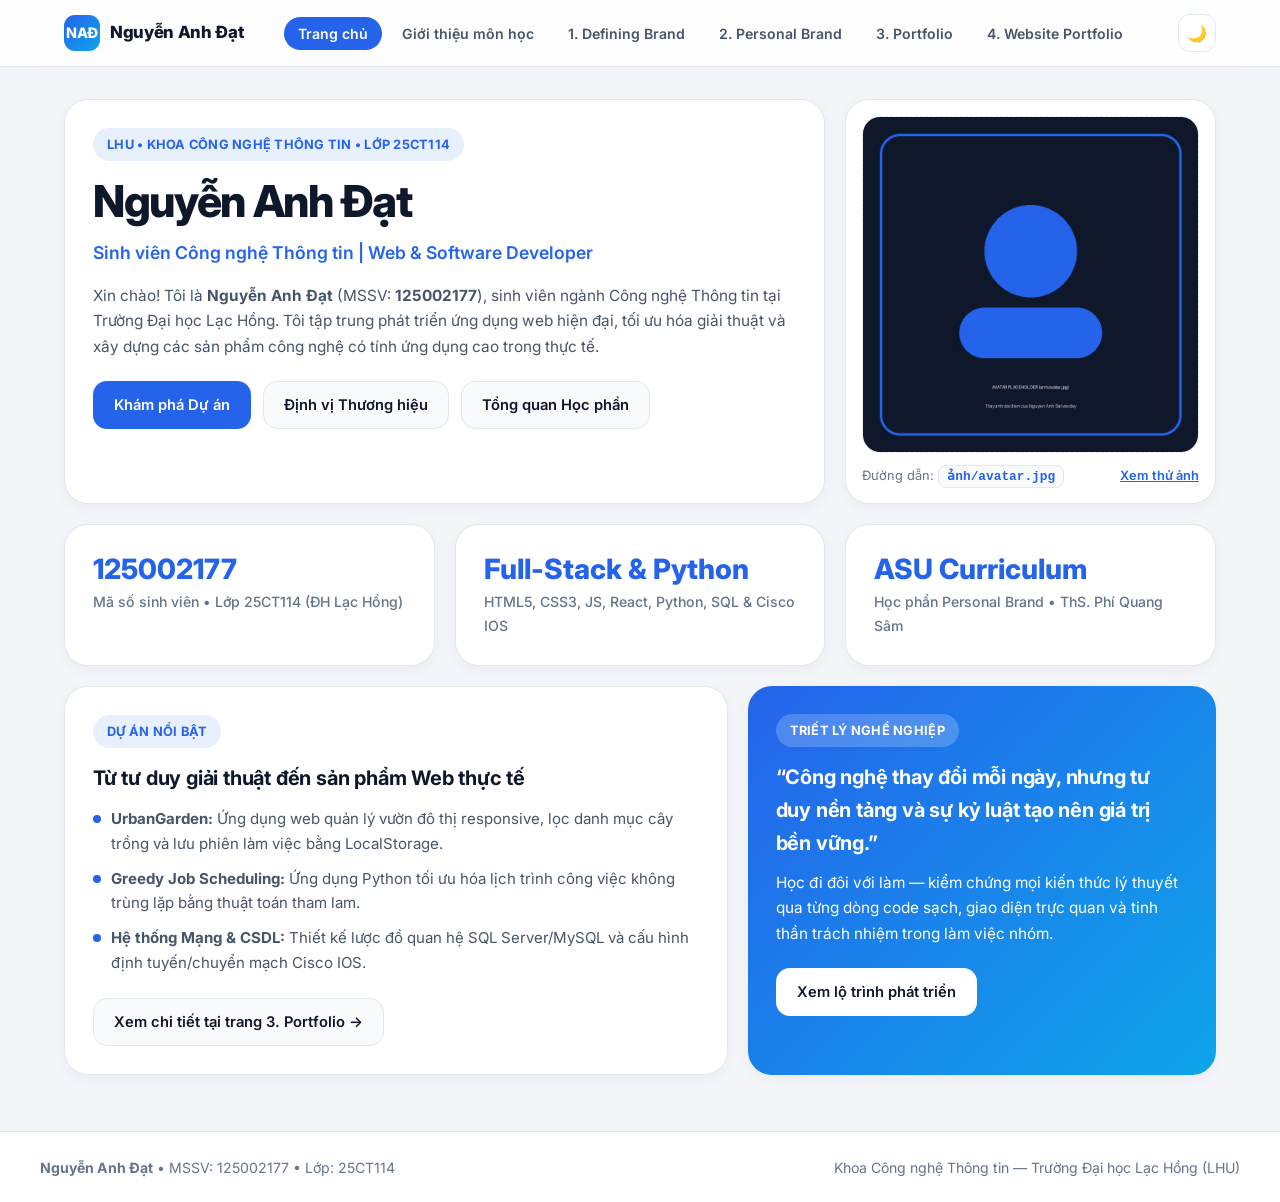
<file: index.html>
<!DOCTYPE html>
<html lang="vi">
<head>
  <meta charset="UTF-8" />
  <meta name="viewport" content="width=device-width, initial-scale=1.0" />
  <title>Trang chủ | Nguyễn Anh Đạt - Bento Portfolio</title>
  <link rel="preconnect" href="https://fonts.googleapis.com" />
  <link rel="preconnect" href="https://fonts.gstatic.com" crossorigin />
  <link href="https://fonts.googleapis.com/css2?family=Inter:wght@400;500;600;700;800&display=swap" rel="stylesheet" />
  <link rel="stylesheet" href="style.css" />
</head>
<body>
  <header class="navbar">
    <div class="nav-container">
      <a href="index.html" class="brand-logo">
        <span class="brand-badge">NAĐ</span>
        <span>Nguyễn Anh Đạt</span>
      </a>

      <ul class="nav-links" id="navLinks">
        <li><a href="index.html">Trang chủ</a></li>
        <li><a href="coursework.html">Giới thiệu môn học</a></li>
        <li><a href="defining-brand.html">1. Defining Brand</a></li>
        <li><a href="personal-brand.html">2. Personal Brand</a></li>
        <li><a href="portfolio.html">3. Portfolio</a></li>
        <li><a href="website-portfolio.html">4. Website Portfolio</a></li>
      </ul>

      <div class="nav-actions">
        <button id="themeToggle" class="icon-btn" title="Chuyển chế độ Sáng/Tối" aria-label="Toggle theme">🌙</button>
        <button id="mobileMenuBtn" class="icon-btn mobile-toggle" title="Mở menu" aria-label="Menu">☰</button>
      </div>
    </div>
  </header>

  <main class="main-wrapper">
    <div class="bento-grid">
      <!-- Hero Intro Card -->
      <section class="bento-card span-8">
        <span class="pill-tag">LHU • KHOA CÔNG NGHỆ THÔNG TIN • LỚP 25CT114</span>
        <h1 class="hero-title">Nguyễn Anh Đạt</h1>
        <p class="hero-subtitle">Sinh viên Công nghệ Thông tin | Web &amp; Software Developer</p>
        <p class="card-text">
          Xin chào! Tôi là <strong>Nguyễn Anh Đạt</strong> (MSSV: <strong>125002177</strong>), sinh viên ngành Công nghệ Thông tin tại Trường Đại học Lạc Hồng. Tôi tập trung phát triển ứng dụng web hiện đại, tối ưu hóa giải thuật và xây dựng các sản phẩm công nghệ có tính ứng dụng cao trong thực tế.
        </p>
        <div class="btn-group">
          <a href="portfolio.html" class="btn btn-primary">Khám phá Dự án</a>
          <a href="defining-brand.html" class="btn btn-outline">Định vị Thương hiệu</a>
          <a href="coursework.html" class="btn btn-outline">Tổng quan Học phần</a>
        </div>
      </section>

      <!-- Avatar Image Card (ảnh/avatar.jpg) -->
      <aside class="bento-card media-card span-4">
        <div class="photo-frame">
          <img id="avatarPreview" src="ảnh/avatar.jpg" alt="Ảnh đại diện Nguyễn Anh Đạt" />
        </div>
        <div class="photo-meta">
          <span>Đường dẫn: <code>ảnh/avatar.jpg</code></span>
          <label class="upload-preview-label">
            Xem thử ảnh
            <input type="file" accept="image/*" class="local-img-input" data-target="avatarPreview" hidden />
          </label>
        </div>
      </aside>

      <!-- Quick Info Cards -->
      <div class="bento-card span-4">
        <div class="stat-number">125002177</div>
        <div class="stat-label">Mã số sinh viên • Lớp 25CT114 (ĐH Lạc Hồng)</div>
      </div>

      <div class="bento-card span-4">
        <div class="stat-number">Full-Stack &amp; Python</div>
        <div class="stat-label">HTML5, CSS3, JS, React, Python, SQL &amp; Cisco IOS</div>
      </div>

      <div class="bento-card span-4">
        <div class="stat-number">ASU Curriculum</div>
        <div class="stat-label">Học phần Personal Brand • ThS. Phí Quang Sâm</div>
      </div>

      <!-- Featured Projects Summary -->
      <section class="bento-card span-7">
        <span class="pill-tag">DỰ ÁN NỔI BẬT</span>
        <h2 class="card-title">Từ tư duy giải thuật đến sản phẩm Web thực tế</h2>
        <ul class="feature-list">
          <li><span class="feature-dot"></span><span><strong>UrbanGarden:</strong> Ứng dụng web quản lý vườn đô thị responsive, lọc danh mục cây trồng và lưu phiên làm việc bằng LocalStorage.</span></li>
          <li><span class="feature-dot"></span><span><strong>Greedy Job Scheduling:</strong> Ứng dụng Python tối ưu hóa lịch trình công việc không trùng lặp bằng thuật toán tham lam.</span></li>
          <li><span class="feature-dot"></span><span><strong>Hệ thống Mạng &amp; CSDL:</strong> Thiết kế lược đồ quan hệ SQL Server/MySQL và cấu hình định tuyến/chuyển mạch Cisco IOS.</span></li>
        </ul>
        <div class="btn-group">
          <a href="portfolio.html" class="btn btn-outline">Xem chi tiết tại trang 3. Portfolio →</a>
        </div>
      </section>

      <!-- Motto / Philosophy Highlight -->
      <section class="bento-card quote-box span-5">
        <span class="pill-tag" style="background: rgba(255,255,255,0.2); color: #fff;">TRIẾT LÝ NGHỀ NGHIỆP</span>
        <h2 class="card-title">“Công nghệ thay đổi mỗi ngày, nhưng tư duy nền tảng và sự kỷ luật tạo nên giá trị bền vững.”</h2>
        <p class="card-text">
          Học đi đôi với làm — kiểm chứng mọi kiến thức lý thuyết qua từng dòng code sạch, giao diện trực quan và tinh thần trách nhiệm trong làm việc nhóm.
        </p>
        <div class="btn-group">
          <a href="personal-brand.html" class="btn" style="background: #fff; color: #0f172a;">Xem lộ trình phát triển</a>
        </div>
      </section>
    </div>
  </main>

  <footer class="site-footer">
    <div class="footer-container">
      <div><strong>Nguyễn Anh Đạt</strong> • MSSV: 125002177 • Lớp: 25CT114</div>
      <div>Khoa Công nghệ Thông tin — Trường Đại học Lạc Hồng (LHU)</div>
    </div>
  </footer>

  <script src="script.js"></script>
</body>
</html>
</file>
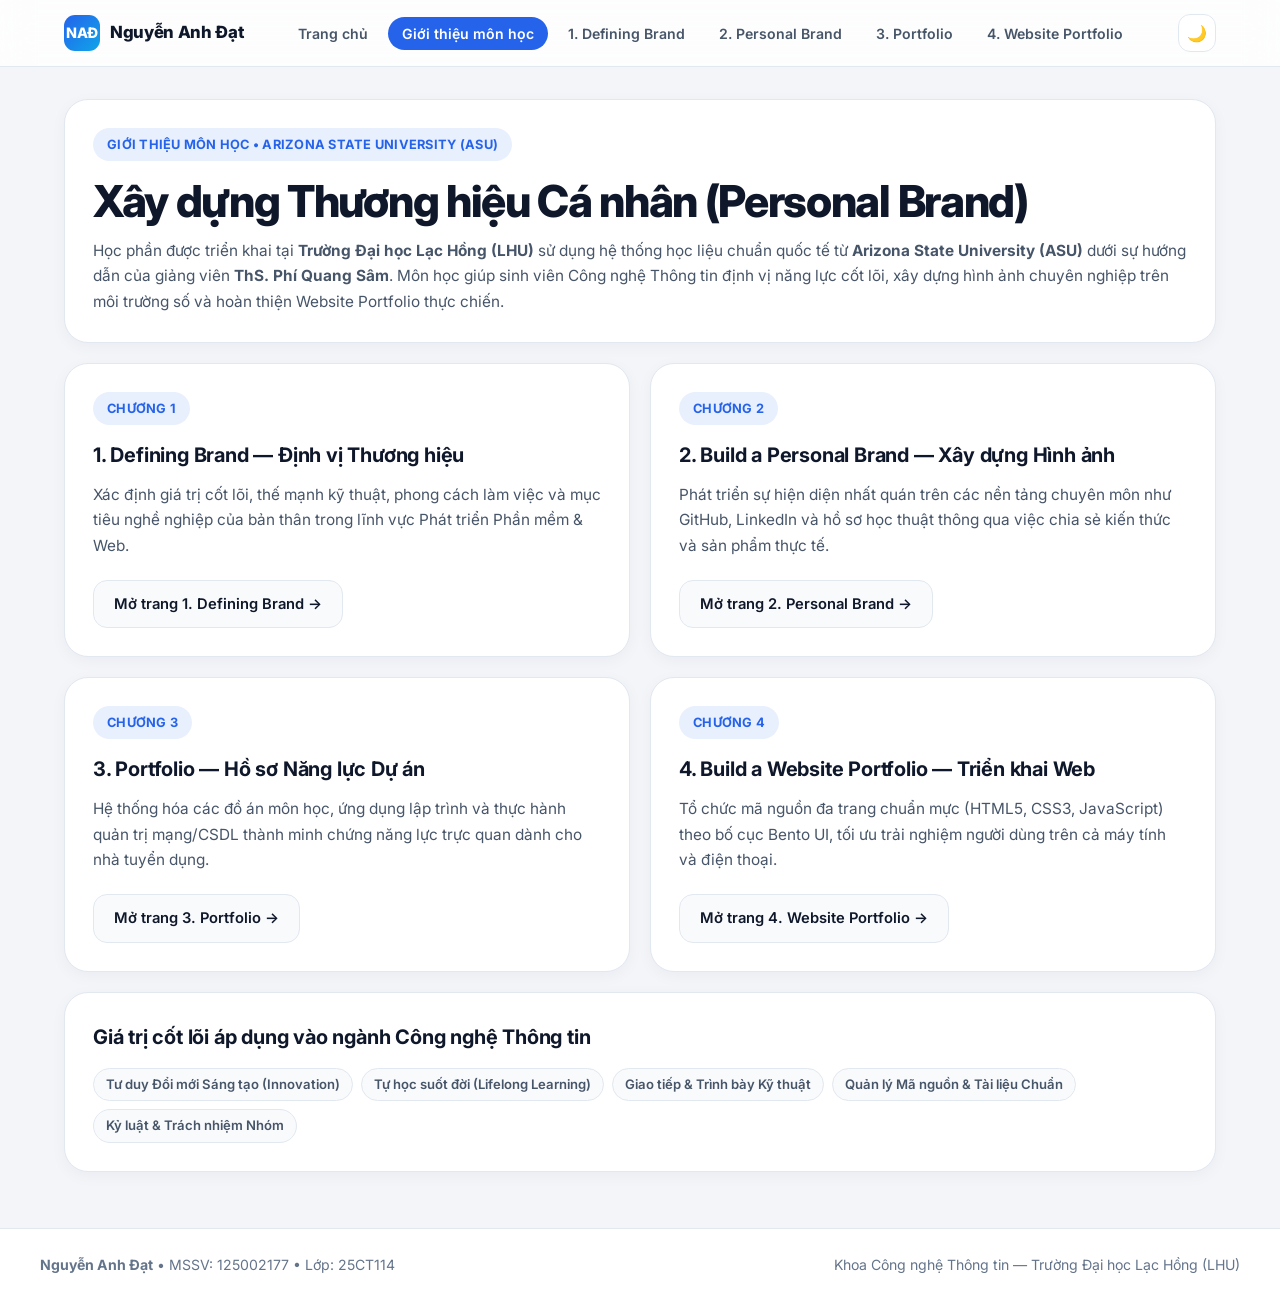
<file: coursework.html>
<!DOCTYPE html>
<html lang="vi">
<head>
  <meta charset="UTF-8" />
  <meta name="viewport" content="width=device-width, initial-scale=1.0" />
  <title>Giới thiệu môn học | Nguyễn Anh Đạt - Bento Portfolio</title>
  <link rel="preconnect" href="https://fonts.googleapis.com" />
  <link rel="preconnect" href="https://fonts.gstatic.com" crossorigin />
  <link href="https://fonts.googleapis.com/css2?family=Inter:wght@400;500;600;700;800&display=swap" rel="stylesheet" />
  <link rel="stylesheet" href="style.css" />
</head>
<body>
  <header class="navbar">
    <div class="nav-container">
      <a href="index.html" class="brand-logo">
        <span class="brand-badge">NAĐ</span>
        <span>Nguyễn Anh Đạt</span>
      </a>

      <ul class="nav-links" id="navLinks">
        <li><a href="index.html">Trang chủ</a></li>
        <li><a href="coursework.html">Giới thiệu môn học</a></li>
        <li><a href="defining-brand.html">1. Defining Brand</a></li>
        <li><a href="personal-brand.html">2. Personal Brand</a></li>
        <li><a href="portfolio.html">3. Portfolio</a></li>
        <li><a href="website-portfolio.html">4. Website Portfolio</a></li>
      </ul>

      <div class="nav-actions">
        <button id="themeToggle" class="icon-btn" title="Chuyển chế độ Sáng/Tối" aria-label="Toggle theme">🌙</button>
        <button id="mobileMenuBtn" class="icon-btn mobile-toggle" title="Mở menu" aria-label="Menu">☰</button>
      </div>
    </div>
  </header>

  <main class="main-wrapper">
    <div class="bento-grid">
      <section class="bento-card span-12">
        <span class="pill-tag">GIỚI THIỆU MÔN HỌC • ARIZONA STATE UNIVERSITY (ASU)</span>
        <h1 class="hero-title">Xây dựng Thương hiệu Cá nhân (Personal Brand)</h1>
        <p class="card-text">
          Học phần được triển khai tại <strong>Trường Đại học Lạc Hồng (LHU)</strong> sử dụng hệ thống học liệu chuẩn quốc tế từ <strong>Arizona State University (ASU)</strong> dưới sự hướng dẫn của giảng viên <strong>ThS. Phí Quang Sâm</strong>. Môn học giúp sinh viên Công nghệ Thông tin định vị năng lực cốt lõi, xây dựng hình ảnh chuyên nghiệp trên môi trường số và hoàn thiện Website Portfolio thực chiến.
        </p>
      </section>

      <article class="bento-card span-6">
        <span class="pill-tag">CHƯƠNG 1</span>
        <h2 class="card-title">1. Defining Brand — Định vị Thương hiệu</h2>
        <p class="card-text">
          Xác định giá trị cốt lõi, thế mạnh kỹ thuật, phong cách làm việc và mục tiêu nghề nghiệp của bản thân trong lĩnh vực Phát triển Phần mềm &amp; Web.
        </p>
        <div class="btn-group">
          <a href="defining-brand.html" class="btn btn-outline">Mở trang 1. Defining Brand →</a>
        </div>
      </article>

      <article class="bento-card span-6">
        <span class="pill-tag">CHƯƠNG 2</span>
        <h2 class="card-title">2. Build a Personal Brand — Xây dựng Hình ảnh</h2>
        <p class="card-text">
          Phát triển sự hiện diện nhất quán trên các nền tảng chuyên môn như GitHub, LinkedIn và hồ sơ học thuật thông qua việc chia sẻ kiến thức và sản phẩm thực tế.
        </p>
        <div class="btn-group">
          <a href="personal-brand.html" class="btn btn-outline">Mở trang 2. Personal Brand →</a>
        </div>
      </article>

      <article class="bento-card span-6">
        <span class="pill-tag">CHƯƠNG 3</span>
        <h2 class="card-title">3. Portfolio — Hồ sơ Năng lực Dự án</h2>
        <p class="card-text">
          Hệ thống hóa các đồ án môn học, ứng dụng lập trình và thực hành quản trị mạng/CSDL thành minh chứng năng lực trực quan dành cho nhà tuyển dụng.
        </p>
        <div class="btn-group">
          <a href="portfolio.html" class="btn btn-outline">Mở trang 3. Portfolio →</a>
        </div>
      </article>

      <article class="bento-card span-6">
        <span class="pill-tag">CHƯƠNG 4</span>
        <h2 class="card-title">4. Build a Website Portfolio — Triển khai Web</h2>
        <p class="card-text">
          Tổ chức mã nguồn đa trang chuẩn mực (HTML5, CSS3, JavaScript) theo bố cục Bento UI, tối ưu trải nghiệm người dùng trên cả máy tính và điện thoại.
        </p>
        <div class="btn-group">
          <a href="website-portfolio.html" class="btn btn-outline">Mở trang 4. Website Portfolio →</a>
        </div>
      </article>

      <section class="bento-card span-12">
        <h2 class="card-title">Giá trị cốt lõi áp dụng vào ngành Công nghệ Thông tin</h2>
        <div class="chip-list">
          <span class="chip">Tư duy Đổi mới Sáng tạo (Innovation)</span>
          <span class="chip">Tự học suốt đời (Lifelong Learning)</span>
          <span class="chip">Giao tiếp &amp; Trình bày Kỹ thuật</span>
          <span class="chip">Quản lý Mã nguồn &amp; Tài liệu Chuẩn</span>
          <span class="chip">Kỷ luật &amp; Trách nhiệm Nhóm</span>
        </div>
      </section>
    </div>
  </main>

  <footer class="site-footer">
    <div class="footer-container">
      <div><strong>Nguyễn Anh Đạt</strong> • MSSV: 125002177 • Lớp: 25CT114</div>
      <div>Khoa Công nghệ Thông tin — Trường Đại học Lạc Hồng (LHU)</div>
    </div>
  </footer>

  <script src="script.js"></script>
</body>
</html>
</file>
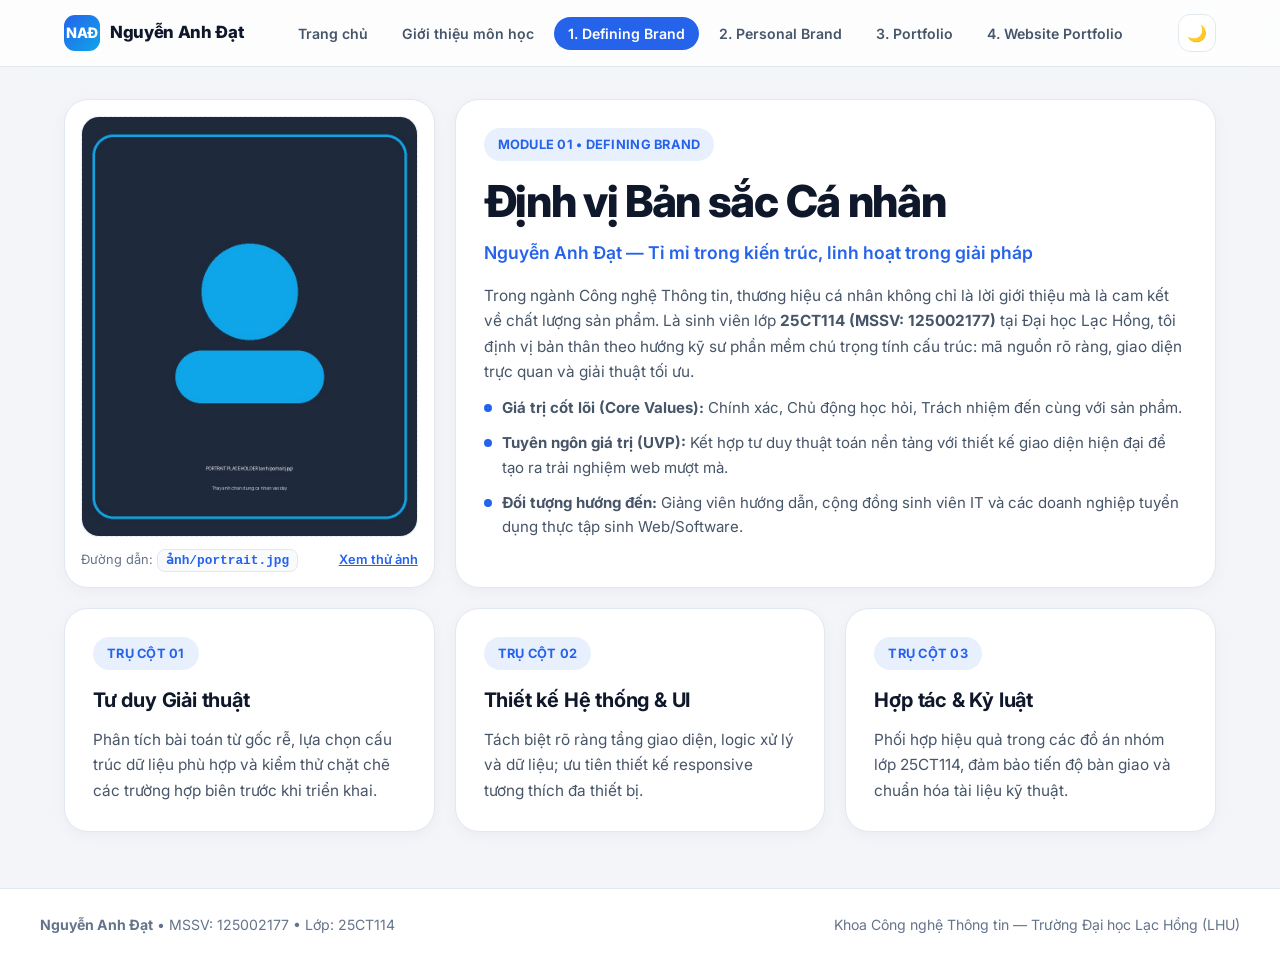
<file: defining-brand.html>
<!DOCTYPE html>
<html lang="vi">
<head>
  <meta charset="UTF-8" />
  <meta name="viewport" content="width=device-width, initial-scale=1.0" />
  <title>1. Defining Brand | Nguyễn Anh Đạt - Bento Portfolio</title>
  <link rel="preconnect" href="https://fonts.googleapis.com" />
  <link rel="preconnect" href="https://fonts.gstatic.com" crossorigin />
  <link href="https://fonts.googleapis.com/css2?family=Inter:wght@400;500;600;700;800&display=swap" rel="stylesheet" />
  <link rel="stylesheet" href="style.css" />
</head>
<body>
  <header class="navbar">
    <div class="nav-container">
      <a href="index.html" class="brand-logo">
        <span class="brand-badge">NAĐ</span>
        <span>Nguyễn Anh Đạt</span>
      </a>

      <ul class="nav-links" id="navLinks">
        <li><a href="index.html">Trang chủ</a></li>
        <li><a href="coursework.html">Giới thiệu môn học</a></li>
        <li><a href="defining-brand.html">1. Defining Brand</a></li>
        <li><a href="personal-brand.html">2. Personal Brand</a></li>
        <li><a href="portfolio.html">3. Portfolio</a></li>
        <li><a href="website-portfolio.html">4. Website Portfolio</a></li>
      </ul>

      <div class="nav-actions">
        <button id="themeToggle" class="icon-btn" title="Chuyển chế độ Sáng/Tối" aria-label="Toggle theme">🌙</button>
        <button id="mobileMenuBtn" class="icon-btn mobile-toggle" title="Mở menu" aria-label="Menu">☰</button>
      </div>
    </div>
  </header>

  <main class="main-wrapper">
    <div class="bento-grid">
      <!-- Portrait Image Card (ảnh/portrait.jpg) -->
      <aside class="bento-card media-card span-4">
        <div class="photo-frame portrait-ratio">
          <img id="portraitPreview" src="ảnh/portrait.jpg" alt="Ảnh chân dung Nguyễn Anh Đạt" />
        </div>
        <div class="photo-meta">
          <span>Đường dẫn: <code>ảnh/portrait.jpg</code></span>
          <label class="upload-preview-label">
            Xem thử ảnh
            <input type="file" accept="image/*" class="local-img-input" data-target="portraitPreview" hidden />
          </label>
        </div>
      </aside>

      <!-- Brand Positioning Card -->
      <section class="bento-card span-8">
        <span class="pill-tag">MODULE 01 • DEFINING BRAND</span>
        <h1 class="hero-title">Định vị Bản sắc Cá nhân</h1>
        <p class="hero-subtitle">Nguyễn Anh Đạt — Tỉ mỉ trong kiến trúc, linh hoạt trong giải pháp</p>
        <p class="card-text">
          Trong ngành Công nghệ Thông tin, thương hiệu cá nhân không chỉ là lời giới thiệu mà là cam kết về chất lượng sản phẩm. Là sinh viên lớp <strong>25CT114 (MSSV: 125002177)</strong> tại Đại học Lạc Hồng, tôi định vị bản thân theo hướng kỹ sư phần mềm chú trọng tính cấu trúc: mã nguồn rõ ràng, giao diện trực quan và giải thuật tối ưu.
        </p>
        <ul class="feature-list">
          <li><span class="feature-dot"></span><span><strong>Giá trị cốt lõi (Core Values):</strong> Chính xác, Chủ động học hỏi, Trách nhiệm đến cùng với sản phẩm.</span></li>
          <li><span class="feature-dot"></span><span><strong>Tuyên ngôn giá trị (UVP):</strong> Kết hợp tư duy thuật toán nền tảng với thiết kế giao diện hiện đại để tạo ra trải nghiệm web mượt mà.</span></li>
          <li><span class="feature-dot"></span><span><strong>Đối tượng hướng đến:</strong> Giảng viên hướng dẫn, cộng đồng sinh viên IT và các doanh nghiệp tuyển dụng thực tập sinh Web/Software.</span></li>
        </ul>
      </section>

      <!-- 3 Pillars -->
      <div class="bento-card span-4">
        <span class="pill-tag">TRỤ CỘT 01</span>
        <h2 class="card-title">Tư duy Giải thuật</h2>
        <p class="card-text">
          Phân tích bài toán từ gốc rễ, lựa chọn cấu trúc dữ liệu phù hợp và kiểm thử chặt chẽ các trường hợp biên trước khi triển khai.
        </p>
      </div>

      <div class="bento-card span-4">
        <span class="pill-tag">TRỤ CỘT 02</span>
        <h2 class="card-title">Thiết kế Hệ thống &amp; UI</h2>
        <p class="card-text">
          Tách biệt rõ ràng tầng giao diện, logic xử lý và dữ liệu; ưu tiên thiết kế responsive tương thích đa thiết bị.
        </p>
      </div>

      <div class="bento-card span-4">
        <span class="pill-tag">TRỤ CỘT 03</span>
        <h2 class="card-title">Hợp tác &amp; Kỷ luật</h2>
        <p class="card-text">
          Phối hợp hiệu quả trong các đồ án nhóm lớp 25CT114, đảm bảo tiến độ bàn giao và chuẩn hóa tài liệu kỹ thuật.
        </p>
      </div>
    </div>
  </main>

  <footer class="site-footer">
    <div class="footer-container">
      <div><strong>Nguyễn Anh Đạt</strong> • MSSV: 125002177 • Lớp: 25CT114</div>
      <div>Khoa Công nghệ Thông tin — Trường Đại học Lạc Hồng (LHU)</div>
    </div>
  </footer>

  <script src="script.js"></script>
</body>
</html>
</file>
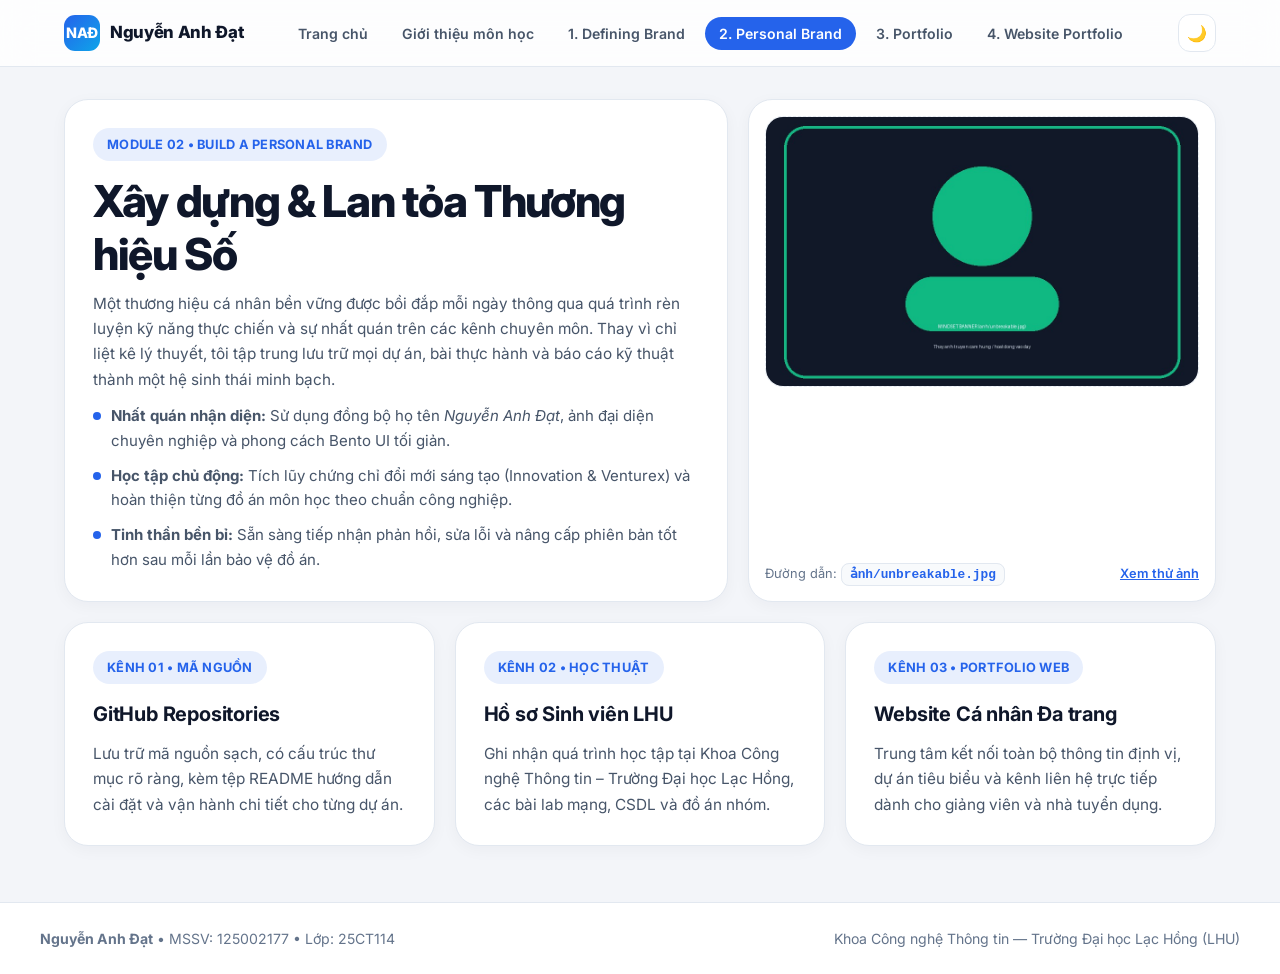
<file: personal-brand.html>
<!DOCTYPE html>
<html lang="vi">
<head>
  <meta charset="UTF-8" />
  <meta name="viewport" content="width=device-width, initial-scale=1.0" />
  <title>2. Build a Personal Brand | Nguyễn Anh Đạt - Bento Portfolio</title>
  <link rel="preconnect" href="https://fonts.googleapis.com" />
  <link rel="preconnect" href="https://fonts.gstatic.com" crossorigin />
  <link href="https://fonts.googleapis.com/css2?family=Inter:wght@400;500;600;700;800&display=swap" rel="stylesheet" />
  <link rel="stylesheet" href="style.css" />
</head>
<body>
  <header class="navbar">
    <div class="nav-container">
      <a href="index.html" class="brand-logo">
        <span class="brand-badge">NAĐ</span>
        <span>Nguyễn Anh Đạt</span>
      </a>

      <ul class="nav-links" id="navLinks">
        <li><a href="index.html">Trang chủ</a></li>
        <li><a href="coursework.html">Giới thiệu môn học</a></li>
        <li><a href="defining-brand.html">1. Defining Brand</a></li>
        <li><a href="personal-brand.html">2. Personal Brand</a></li>
        <li><a href="portfolio.html">3. Portfolio</a></li>
        <li><a href="website-portfolio.html">4. Website Portfolio</a></li>
      </ul>

      <div class="nav-actions">
        <button id="themeToggle" class="icon-btn" title="Chuyển chế độ Sáng/Tối" aria-label="Toggle theme">🌙</button>
        <button id="mobileMenuBtn" class="icon-btn mobile-toggle" title="Mở menu" aria-label="Menu">☰</button>
      </div>
    </div>
  </header>

  <main class="main-wrapper">
    <div class="bento-grid">
      <section class="bento-card span-7">
        <span class="pill-tag">MODULE 02 • BUILD A PERSONAL BRAND</span>
        <h1 class="hero-title">Xây dựng &amp; Lan tỏa Thương hiệu Số</h1>
        <p class="card-text">
          Một thương hiệu cá nhân bền vững được bồi đắp mỗi ngày thông qua quá trình rèn luyện kỹ năng thực chiến và sự nhất quán trên các kênh chuyên môn. Thay vì chỉ liệt kê lý thuyết, tôi tập trung lưu trữ mọi dự án, bài thực hành và báo cáo kỹ thuật thành một hệ sinh thái minh bạch.
        </p>
        <ul class="feature-list">
          <li><span class="feature-dot"></span><span><strong>Nhất quán nhận diện:</strong> Sử dụng đồng bộ họ tên <em>Nguyễn Anh Đạt</em>, ảnh đại diện chuyên nghiệp và phong cách Bento UI tối giản.</span></li>
          <li><span class="feature-dot"></span><span><strong>Học tập chủ động:</strong> Tích lũy chứng chỉ đổi mới sáng tạo (Innovation &amp; Venturex) và hoàn thiện từng đồ án môn học theo chuẩn công nghiệp.</span></li>
          <li><span class="feature-dot"></span><span><strong>Tinh thần bền bỉ:</strong> Sẵn sàng tiếp nhận phản hồi, sửa lỗi và nâng cấp phiên bản tốt hơn sau mỗi lần bảo vệ đồ án.</span></li>
        </ul>
      </section>

      <!-- Mindset / Unbreakable Image Card (ảnh/unbreakable.jpg) -->
      <aside class="bento-card media-card span-5">
        <div class="photo-frame landscape-ratio">
          <img id="unbreakablePreview" src="ảnh/unbreakable.jpg" alt="Tinh thần bền bỉ Nguyễn Anh Đạt" />
        </div>
        <div class="photo-meta">
          <span>Đường dẫn: <code>ảnh/unbreakable.jpg</code></span>
          <label class="upload-preview-label">
            Xem thử ảnh
            <input type="file" accept="image/*" class="local-img-input" data-target="unbreakablePreview" hidden />
          </label>
        </div>
      </aside>

      <!-- Digital Ecosystem Channels -->
      <div class="bento-card span-4">
        <span class="pill-tag">KÊNH 01 • MÃ NGUỒN</span>
        <h2 class="card-title">GitHub Repositories</h2>
        <p class="card-text">
          Lưu trữ mã nguồn sạch, có cấu trúc thư mục rõ ràng, kèm tệp README hướng dẫn cài đặt và vận hành chi tiết cho từng dự án.
        </p>
      </div>

      <div class="bento-card span-4">
        <span class="pill-tag">KÊNH 02 • HỌC THUẬT</span>
        <h2 class="card-title">Hồ sơ Sinh viên LHU</h2>
        <p class="card-text">
          Ghi nhận quá trình học tập tại Khoa Công nghệ Thông tin – Trường Đại học Lạc Hồng, các bài lab mạng, CSDL và đồ án nhóm.
        </p>
      </div>

      <div class="bento-card span-4">
        <span class="pill-tag">KÊNH 03 • PORTFOLIO WEB</span>
        <h2 class="card-title">Website Cá nhân Đa trang</h2>
        <p class="card-text">
          Trung tâm kết nối toàn bộ thông tin định vị, dự án tiêu biểu và kênh liên hệ trực tiếp dành cho giảng viên và nhà tuyển dụng.
        </p>
      </div>
    </div>
  </main>

  <footer class="site-footer">
    <div class="footer-container">
      <div><strong>Nguyễn Anh Đạt</strong> • MSSV: 125002177 • Lớp: 25CT114</div>
      <div>Khoa Công nghệ Thông tin — Trường Đại học Lạc Hồng (LHU)</div>
    </div>
  </footer>

  <script src="script.js"></script>
</body>
</html>
</file>
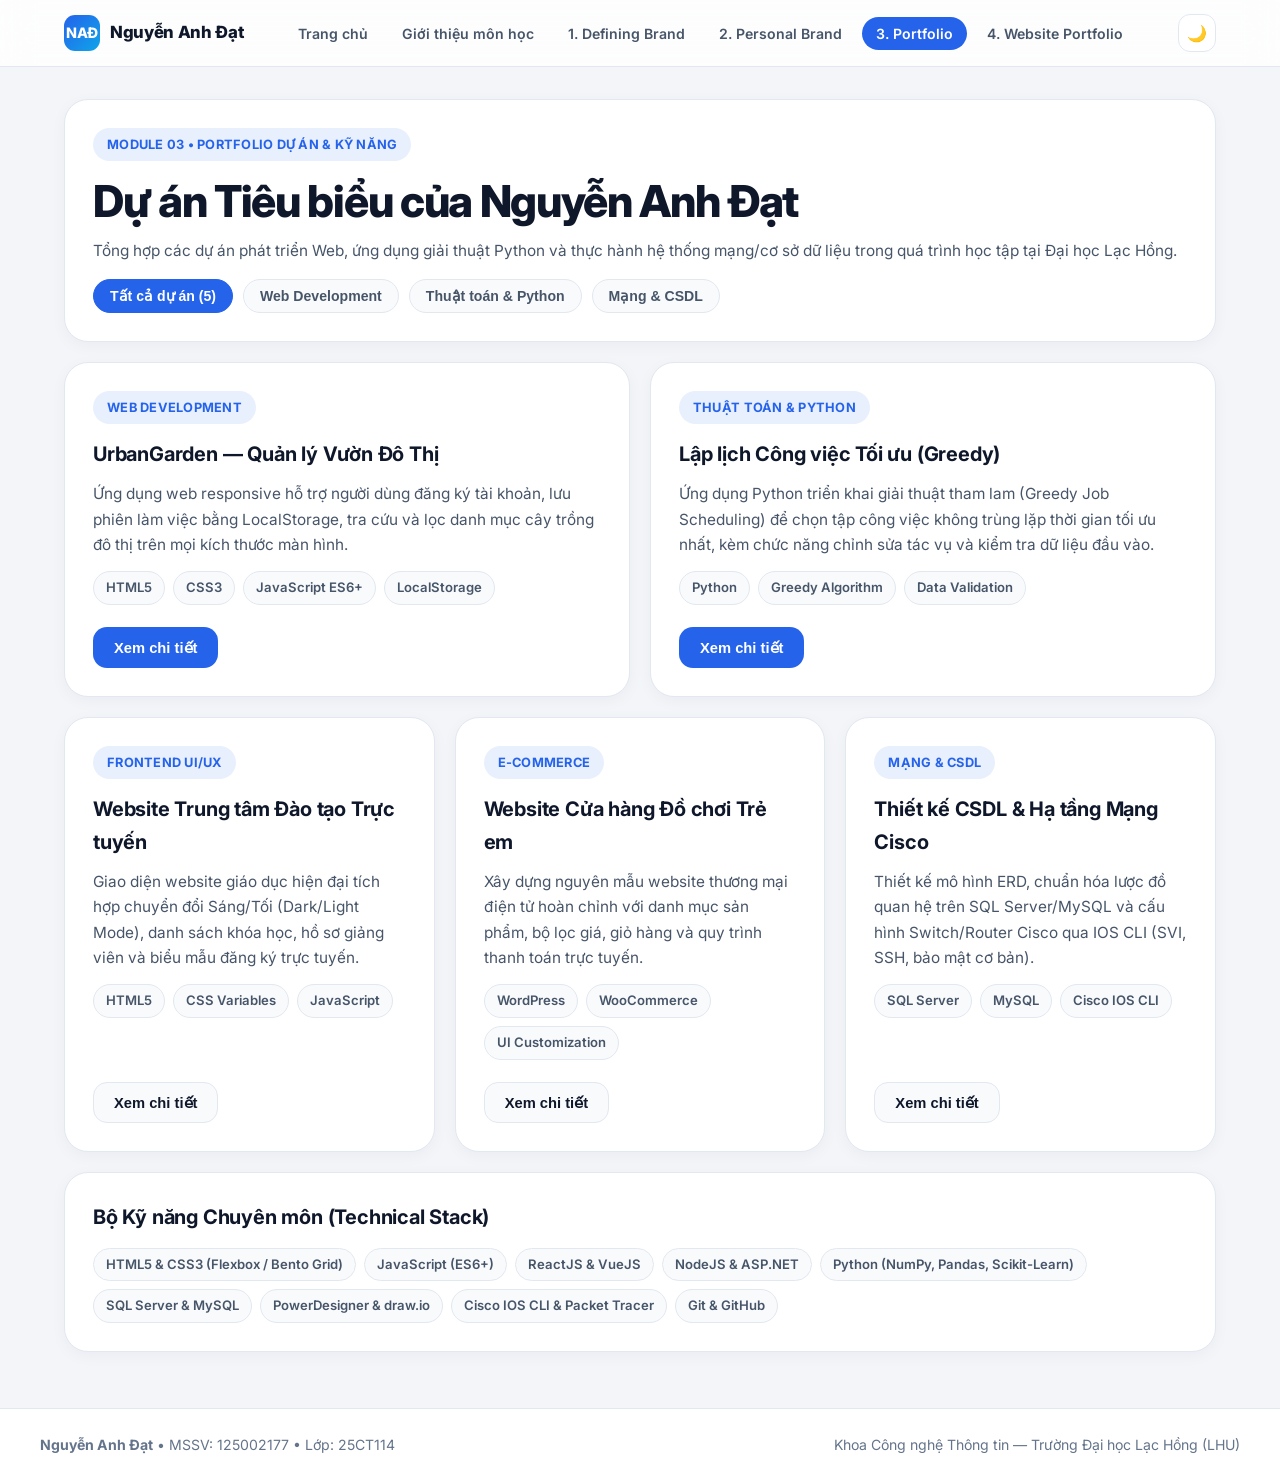
<file: portfolio.html>
<!DOCTYPE html>
<html lang="vi">
<head>
  <meta charset="UTF-8" />
  <meta name="viewport" content="width=device-width, initial-scale=1.0" />
  <title>3. Portfolio | Nguyễn Anh Đạt - Bento Portfolio</title>
  <link rel="preconnect" href="https://fonts.googleapis.com" />
  <link rel="preconnect" href="https://fonts.gstatic.com" crossorigin />
  <link href="https://fonts.googleapis.com/css2?family=Inter:wght@400;500;600;700;800&display=swap" rel="stylesheet" />
  <link rel="stylesheet" href="style.css" />
</head>
<body>
  <header class="navbar">
    <div class="nav-container">
      <a href="index.html" class="brand-logo">
        <span class="brand-badge">NAĐ</span>
        <span>Nguyễn Anh Đạt</span>
      </a>

      <ul class="nav-links" id="navLinks">
        <li><a href="index.html">Trang chủ</a></li>
        <li><a href="coursework.html">Giới thiệu môn học</a></li>
        <li><a href="defining-brand.html">1. Defining Brand</a></li>
        <li><a href="personal-brand.html">2. Personal Brand</a></li>
        <li><a href="portfolio.html">3. Portfolio</a></li>
        <li><a href="website-portfolio.html">4. Website Portfolio</a></li>
      </ul>

      <div class="nav-actions">
        <button id="themeToggle" class="icon-btn" title="Chuyển chế độ Sáng/Tối" aria-label="Toggle theme">🌙</button>
        <button id="mobileMenuBtn" class="icon-btn mobile-toggle" title="Mở menu" aria-label="Menu">☰</button>
      </div>
    </div>
  </header>

  <main class="main-wrapper">
    <div class="bento-grid">
      <section class="bento-card span-12">
        <span class="pill-tag">MODULE 03 • PORTFOLIO DỰ ÁN &amp; KỸ NĂNG</span>
        <h1 class="hero-title">Dự án Tiêu biểu của Nguyễn Anh Đạt</h1>
        <p class="card-text">
          Tổng hợp các dự án phát triển Web, ứng dụng giải thuật Python và thực hành hệ thống mạng/cơ sở dữ liệu trong quá trình học tập tại Đại học Lạc Hồng.
        </p>
        <div class="filter-bar">
          <button class="filter-btn active" data-filter="all">Tất cả dự án (5)</button>
          <button class="filter-btn" data-filter="web">Web Development</button>
          <button class="filter-btn" data-filter="algorithm">Thuật toán &amp; Python</button>
          <button class="filter-btn" data-filter="network">Mạng &amp; CSDL</button>
        </div>
      </section>

      <!-- Project 1 -->
      <article class="bento-card project-card span-6" data-category="web">
        <div>
          <span class="pill-tag">WEB DEVELOPMENT</span>
          <h2 class="card-title">UrbanGarden — Quản lý Vườn Đô Thị</h2>
          <p class="card-text">
            Ứng dụng web responsive hỗ trợ người dùng đăng ký tài khoản, lưu phiên làm việc bằng LocalStorage, tra cứu và lọc danh mục cây trồng đô thị trên mọi kích thước màn hình.
          </p>
          <div class="chip-list">
            <span class="chip">HTML5</span>
            <span class="chip">CSS3</span>
            <span class="chip">JavaScript ES6+</span>
            <span class="chip">LocalStorage</span>
          </div>
        </div>
        <div class="btn-group">
          <button class="btn btn-primary open-modal-btn"
            data-title="UrbanGarden — Ứng dụng Web Quản lý Vườn Đô Thị"
            data-category-label="Web Development • Responsive UI"
            data-desc="Xây dựng giao diện quản lý không gian xanh đô thị với kiến trúc tách biệt HTML/CSS/JS, tích hợp xác thực người dùng phía client qua LocalStorage, hộp thoại thông báo trạng thái tùy chỉnh và bộ lọc cây trồng trực quan."
            data-tech="HTML5, CSS3, JavaScript ES6+, LocalStorage, Responsive Grid">
            Xem chi tiết
          </button>
        </div>
      </article>

      <!-- Project 2 -->
      <article class="bento-card project-card span-6" data-category="algorithm">
        <div>
          <span class="pill-tag">THUẬT TOÁN &amp; PYTHON</span>
          <h2 class="card-title">Lập lịch Công việc Tối ưu (Greedy)</h2>
          <p class="card-text">
            Ứng dụng Python triển khai giải thuật tham lam (Greedy Job Scheduling) để chọn tập công việc không trùng lặp thời gian tối ưu nhất, kèm chức năng chỉnh sửa tác vụ và kiểm tra dữ liệu đầu vào.
          </p>
          <div class="chip-list">
            <span class="chip">Python</span>
            <span class="chip">Greedy Algorithm</span>
            <span class="chip">Data Validation</span>
          </div>
        </div>
        <div class="btn-group">
          <button class="btn btn-primary open-modal-btn"
            data-title="Ứng dụng Lập lịch Công việc Tối ưu (Greedy Job Scheduling)"
            data-category-label="Cấu trúc Dữ liệu & Giải thuật • Python"
            data-desc="Cài đặt thuật toán sắp xếp theo thời gian kết thúc sớm nhất để tối đa hóa số lượng công việc thực hiện được. Tích hợp giao diện dòng lệnh tương tác cho phép thêm, sửa, xóa công việc và kiểm thử nhiều bộ dữ liệu."
            data-tech="Python 3, Greedy Algorithm, Time Complexity O(n log n), CLI">
            Xem chi tiết
          </button>
        </div>
      </article>

      <!-- Project 3 -->
      <article class="bento-card project-card span-4" data-category="web">
        <div>
          <span class="pill-tag">FRONTEND UI/UX</span>
          <h2 class="card-title">Website Trung tâm Đào tạo Trực tuyến</h2>
          <p class="card-text">
            Giao diện website giáo dục hiện đại tích hợp chuyển đổi Sáng/Tối (Dark/Light Mode), danh sách khóa học, hồ sơ giảng viên và biểu mẫu đăng ký trực tuyến.
          </p>
          <div class="chip-list">
            <span class="chip">HTML5</span>
            <span class="chip">CSS Variables</span>
            <span class="chip">JavaScript</span>
          </div>
        </div>
        <div class="btn-group">
          <button class="btn btn-outline open-modal-btn"
            data-title="Website Trung tâm Đào tạo Trực tuyến"
            data-category-label="Frontend Web • Theme Switching"
            data-desc="Thiết kế trang web giới thiệu trung tâm đào tạo với hệ thống biến CSS hỗ trợ chuyển đổi mượt mà giữa giao diện Sáng và Tối, tối ưu trải nghiệm đọc trên thiết bị di động."
            data-tech="HTML5, CSS3, JavaScript, GitHub">
            Xem chi tiết
          </button>
        </div>
      </article>

      <!-- Project 4 -->
      <article class="bento-card project-card span-4" data-category="web">
        <div>
          <span class="pill-tag">E-COMMERCE</span>
          <h2 class="card-title">Website Cửa hàng Đồ chơi Trẻ em</h2>
          <p class="card-text">
            Xây dựng nguyên mẫu website thương mại điện tử hoàn chỉnh với danh mục sản phẩm, bộ lọc giá, giỏ hàng và quy trình thanh toán trực tuyến.
          </p>
          <div class="chip-list">
            <span class="chip">WordPress</span>
            <span class="chip">WooCommerce</span>
            <span class="chip">UI Customization</span>
          </div>
        </div>
        <div class="btn-group">
          <button class="btn btn-outline open-modal-btn"
            data-title="Website Thương mại Điện tử Cửa hàng Đồ chơi Trẻ em"
            data-category-label="CMS & E-Commerce"
            data-desc="Triển khai hệ thống bán hàng trực tuyến trên nền tảng WordPress và WooCommerce, cấu hình quản lý tồn kho, phân loại độ tuổi sản phẩm và tối ưu giao diện thân thiện với phụ huynh."
            data-tech="WordPress, WooCommerce, PHP, CSS3">
            Xem chi tiết
          </button>
        </div>
      </article>

      <!-- Project 5 -->
      <article class="bento-card project-card span-4" data-category="network">
        <div>
          <span class="pill-tag">MẠNG &amp; CSDL</span>
          <h2 class="card-title">Thiết kế CSDL &amp; Hạ tầng Mạng Cisco</h2>
          <p class="card-text">
            Thiết kế mô hình ERD, chuẩn hóa lược đồ quan hệ trên SQL Server/MySQL và cấu hình Switch/Router Cisco qua IOS CLI (SVI, SSH, bảo mật cơ bản).
          </p>
          <div class="chip-list">
            <span class="chip">SQL Server</span>
            <span class="chip">MySQL</span>
            <span class="chip">Cisco IOS CLI</span>
          </div>
        </div>
        <div class="btn-group">
          <button class="btn btn-outline open-modal-btn"
            data-title="Thiết kế Cơ sở dữ liệu & Cấu hình Mạng Cisco IOS"
            data-category-label="Hệ thống Thông tin & Mạng Máy tính"
            data-desc="Xây dựng sơ đồ thực thể kết hợp (ERD) bằng PowerDesigner/draw.io, viết truy vấn SQL tối ưu và cấu hình VLAN, SVI, mã hóa mật khẩu, truy cập từ xa SSH trên thiết bị Cisco."
            data-tech="SQL Server, MySQL, PowerDesigner, Cisco Packet Tracer, Cisco IOS">
            Xem chi tiết
          </button>
        </div>
      </article>

      <!-- Technical Skills Matrix -->
      <section class="bento-card span-12">
        <h2 class="card-title">Bộ Kỹ năng Chuyên môn (Technical Stack)</h2>
        <div class="chip-list">
          <span class="chip">HTML5 &amp; CSS3 (Flexbox / Bento Grid)</span>
          <span class="chip">JavaScript (ES6+)</span>
          <span class="chip">ReactJS &amp; VueJS</span>
          <span class="chip">NodeJS &amp; ASP.NET</span>
          <span class="chip">Python (NumPy, Pandas, Scikit-Learn)</span>
          <span class="chip">SQL Server &amp; MySQL</span>
          <span class="chip">PowerDesigner &amp; draw.io</span>
          <span class="chip">Cisco IOS CLI &amp; Packet Tracer</span>
          <span class="chip">Git &amp; GitHub</span>
        </div>
      </section>

      <!-- Modal Dialog -->
      <div id="projectModal" class="modal-backdrop" role="dialog" aria-modal="true">
        <div class="modal-box">
          <div class="modal-header">
            <div>
              <span id="modalCategory" class="pill-tag">DỰ ÁN</span>
              <h3 id="modalTitle" class="card-title">Tiêu đề dự án</h3>
            </div>
            <button id="closeModalBtn" class="icon-btn" aria-label="Đóng">✕</button>
          </div>
          <p id="modalDesc" class="card-text"></p>
          <div id="modalTech" class="chip-list"></div>
        </div>
      </div>
    </div>
  </main>

  <footer class="site-footer">
    <div class="footer-container">
      <div><strong>Nguyễn Anh Đạt</strong> • MSSV: 125002177 • Lớp: 25CT114</div>
      <div>Khoa Công nghệ Thông tin — Trường Đại học Lạc Hồng (LHU)</div>
    </div>
  </footer>

  <script src="script.js"></script>
</body>
</html>
</file>
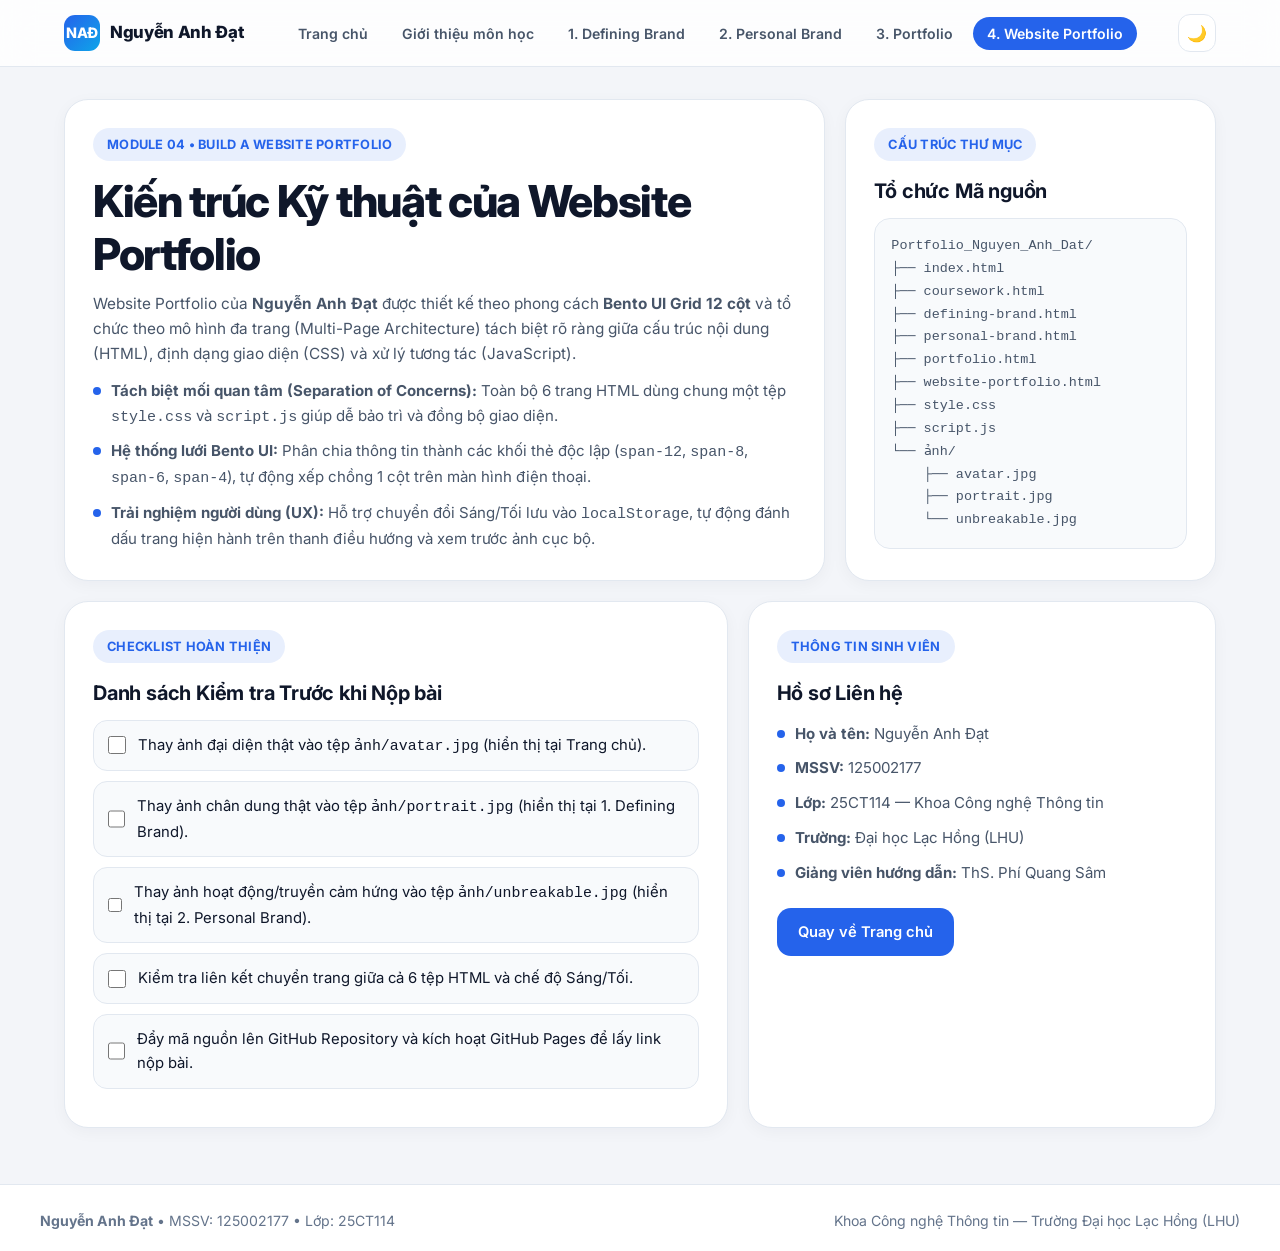
<file: website-portfolio.html>
<!DOCTYPE html>
<html lang="vi">
<head>
  <meta charset="UTF-8" />
  <meta name="viewport" content="width=device-width, initial-scale=1.0" />
  <title>4. Build a Website Portfolio | Nguyễn Anh Đạt - Bento Portfolio</title>
  <link rel="preconnect" href="https://fonts.googleapis.com" />
  <link rel="preconnect" href="https://fonts.gstatic.com" crossorigin />
  <link href="https://fonts.googleapis.com/css2?family=Inter:wght@400;500;600;700;800&display=swap" rel="stylesheet" />
  <link rel="stylesheet" href="style.css" />
</head>
<body>
  <header class="navbar">
    <div class="nav-container">
      <a href="index.html" class="brand-logo">
        <span class="brand-badge">NAĐ</span>
        <span>Nguyễn Anh Đạt</span>
      </a>

      <ul class="nav-links" id="navLinks">
        <li><a href="index.html">Trang chủ</a></li>
        <li><a href="coursework.html">Giới thiệu môn học</a></li>
        <li><a href="defining-brand.html">1. Defining Brand</a></li>
        <li><a href="personal-brand.html">2. Personal Brand</a></li>
        <li><a href="portfolio.html">3. Portfolio</a></li>
        <li><a href="website-portfolio.html">4. Website Portfolio</a></li>
      </ul>

      <div class="nav-actions">
        <button id="themeToggle" class="icon-btn" title="Chuyển chế độ Sáng/Tối" aria-label="Toggle theme">🌙</button>
        <button id="mobileMenuBtn" class="icon-btn mobile-toggle" title="Mở menu" aria-label="Menu">☰</button>
      </div>
    </div>
  </header>

  <main class="main-wrapper">
    <div class="bento-grid">
      <section class="bento-card span-8">
        <span class="pill-tag">MODULE 04 • BUILD A WEBSITE PORTFOLIO</span>
        <h1 class="hero-title">Kiến trúc Kỹ thuật của Website Portfolio</h1>
        <p class="card-text">
          Website Portfolio của <strong>Nguyễn Anh Đạt</strong> được thiết kế theo phong cách <strong>Bento UI Grid 12 cột</strong> và tổ chức theo mô hình đa trang (Multi-Page Architecture) tách biệt rõ ràng giữa cấu trúc nội dung (HTML), định dạng giao diện (CSS) và xử lý tương tác (JavaScript).
        </p>
        <ul class="feature-list">
          <li><span class="feature-dot"></span><span><strong>Tách biệt mối quan tâm (Separation of Concerns):</strong> Toàn bộ 6 trang HTML dùng chung một tệp <code>style.css</code> và <code>script.js</code> giúp dễ bảo trì và đồng bộ giao diện.</span></li>
          <li><span class="feature-dot"></span><span><strong>Hệ thống lưới Bento UI:</strong> Phân chia thông tin thành các khối thẻ độc lập (<code>span-12</code>, <code>span-8</code>, <code>span-6</code>, <code>span-4</code>), tự động xếp chồng 1 cột trên màn hình điện thoại.</span></li>
          <li><span class="feature-dot"></span><span><strong>Trải nghiệm người dùng (UX):</strong> Hỗ trợ chuyển đổi Sáng/Tối lưu vào <code>localStorage</code>, tự động đánh dấu trang hiện hành trên thanh điều hướng và xem trước ảnh cục bộ.</span></li>
        </ul>
      </section>

      <!-- Directory Structure Card -->
      <aside class="bento-card span-4">
        <span class="pill-tag">CẤU TRÚC THƯ MỤC</span>
        <h2 class="card-title">Tổ chức Mã nguồn</h2>
        <pre class="file-tree">Portfolio_Nguyen_Anh_Dat/
├── index.html
├── coursework.html
├── defining-brand.html
├── personal-brand.html
├── portfolio.html
├── website-portfolio.html
├── style.css
├── script.js
└── ảnh/
    ├── avatar.jpg
    ├── portrait.jpg
    └── unbreakable.jpg</pre>
      </aside>

      <!-- Interactive Checklist -->
      <section class="bento-card span-7">
        <span class="pill-tag">CHECKLIST HOÀN THIỆN</span>
        <h2 class="card-title">Danh sách Kiểm tra Trước khi Nộp bài</h2>
        <label class="checklist-item">
          <input type="checkbox" class="audit-check" />
          <span>Thay ảnh đại diện thật vào tệp <code>ảnh/avatar.jpg</code> (hiển thị tại Trang chủ).</span>
        </label>
        <label class="checklist-item">
          <input type="checkbox" class="audit-check" />
          <span>Thay ảnh chân dung thật vào tệp <code>ảnh/portrait.jpg</code> (hiển thị tại 1. Defining Brand).</span>
        </label>
        <label class="checklist-item">
          <input type="checkbox" class="audit-check" />
          <span>Thay ảnh hoạt động/truyền cảm hứng vào tệp <code>ảnh/unbreakable.jpg</code> (hiển thị tại 2. Personal Brand).</span>
        </label>
        <label class="checklist-item">
          <input type="checkbox" class="audit-check" />
          <span>Kiểm tra liên kết chuyển trang giữa cả 6 tệp HTML và chế độ Sáng/Tối.</span>
        </label>
        <label class="checklist-item">
          <input type="checkbox" class="audit-check" />
          <span>Đẩy mã nguồn lên GitHub Repository và kích hoạt GitHub Pages để lấy link nộp bài.</span>
        </label>
      </section>

      <!-- Contact & Info Card -->
      <section class="bento-card span-5">
        <span class="pill-tag">THÔNG TIN SINH VIÊN</span>
        <h2 class="card-title">Hồ sơ Liên hệ</h2>
        <ul class="feature-list">
          <li><span class="feature-dot"></span><span><strong>Họ và tên:</strong> Nguyễn Anh Đạt</span></li>
          <li><span class="feature-dot"></span><span><strong>MSSV:</strong> 125002177</span></li>
          <li><span class="feature-dot"></span><span><strong>Lớp:</strong> 25CT114 — Khoa Công nghệ Thông tin</span></li>
          <li><span class="feature-dot"></span><span><strong>Trường:</strong> Đại học Lạc Hồng (LHU)</span></li>
          <li><span class="feature-dot"></span><span><strong>Giảng viên hướng dẫn:</strong> ThS. Phí Quang Sâm</span></li>
        </ul>
        <div class="btn-group">
          <a href="index.html" class="btn btn-primary">Quay về Trang chủ</a>
        </div>
      </section>
    </div>
  </main>

  <footer class="site-footer">
    <div class="footer-container">
      <div><strong>Nguyễn Anh Đạt</strong> • MSSV: 125002177 • Lớp: 25CT114</div>
      <div>Khoa Công nghệ Thông tin — Trường Đại học Lạc Hồng (LHU)</div>
    </div>
  </footer>

  <script src="script.js"></script>
</body>
</html>
</file>
<file: style.css>
/* =========================================================
   BENTO UI PORTFOLIO STYLESHEET
   Author: Nguyễn Anh Đạt - MSSV: 125002177 - Lớp: 25CT114
   ========================================================= */

:root {
  --bg-page: #f3f5f9;
  --bg-card: #ffffff;
  --bg-card-subtle: #f8fafc;
  --bg-nav: rgba(255, 255, 255, 0.82);
  --text-primary: #0f172a;
  --text-secondary: #475569;
  --text-muted: #64748b;
  --border-color: #e2e8f0;
  --accent: #2563eb;
  --accent-hover: #1d4ed8;
  --accent-soft: rgba(37, 99, 235, 0.1);
  --accent-secondary: #0ea5e9;
  --success: #10b981;
  --shadow-sm: 0 4px 16px rgba(15, 23, 42, 0.04);
  --shadow-hover: 0 14px 32px rgba(37, 99, 235, 0.12);
  --radius-card: 24px;
  --radius-pill: 999px;
  --transition: all 0.25s cubic-bezier(0.4, 0, 0.2, 1);
}

[data-theme="dark"] {
  --bg-page: #0b1120;
  --bg-card: #111827;
  --bg-card-subtle: #1e293b;
  --bg-nav: rgba(17, 24, 39, 0.85);
  --text-primary: #f8fafc;
  --text-secondary: #cbd5e1;
  --text-muted: #94a3b8;
  --border-color: #1e293b;
  --accent: #3b82f6;
  --accent-hover: #60a5fa;
  --accent-soft: rgba(59, 130, 246, 0.16);
  --accent-secondary: #38bdf8;
  --shadow-sm: 0 4px 20px rgba(0, 0, 0, 0.28);
  --shadow-hover: 0 14px 34px rgba(59, 130, 246, 0.2);
}

* {
  box-sizing: border-box;
  margin: 0;
  padding: 0;
}

html {
  scroll-behavior: smooth;
}

body {
  font-family: 'Inter', -apple-system, BlinkMacSystemFont, 'Segoe UI', Roboto, sans-serif;
  background-color: var(--bg-page);
  color: var(--text-primary);
  line-height: 1.65;
  transition: background-color 0.3s ease, color 0.3s ease;
  min-height: 100vh;
  display: flex;
  flex-direction: column;
}

a {
  color: inherit;
  text-decoration: none;
}

/* ==================== NAVIGATION ==================== */
.navbar {
  position: sticky;
  top: 0;
  z-index: 100;
  background: var(--bg-nav);
  backdrop-filter: blur(16px);
  -webkit-backdrop-filter: blur(16px);
  border-bottom: 1px solid var(--border-color);
}

.nav-container {
  max-width: 1200px;
  margin: 0 auto;
  padding: 14px 24px;
  display: flex;
  align-items: center;
  justify-content: space-between;
  gap: 16px;
}

.brand-logo {
  display: flex;
  align-items: center;
  gap: 10px;
  font-weight: 800;
  font-size: 1.05rem;
  letter-spacing: -0.02em;
}

.brand-badge {
  width: 36px;
  height: 36px;
  border-radius: 11px;
  background: linear-gradient(135deg, var(--accent), var(--accent-secondary));
  color: #ffffff;
  display: inline-flex;
  align-items: center;
  justify-content: center;
  font-weight: 800;
  font-size: 0.9rem;
}

.nav-links {
  display: flex;
  align-items: center;
  gap: 6px;
  list-style: none;
  flex-wrap: wrap;
}

.nav-links a {
  padding: 8px 14px;
  border-radius: var(--radius-pill);
  font-size: 0.88rem;
  font-weight: 600;
  color: var(--text-secondary);
  transition: var(--transition);
}

.nav-links a:hover {
  color: var(--accent);
  background: var(--accent-soft);
}

.nav-links a.active {
  background: var(--accent);
  color: #ffffff;
}

.nav-actions {
  display: flex;
  align-items: center;
  gap: 8px;
}

.icon-btn {
  width: 38px;
  height: 38px;
  border-radius: 12px;
  border: 1px solid var(--border-color);
  background: var(--bg-card);
  color: var(--text-primary);
  cursor: pointer;
  display: inline-flex;
  align-items: center;
  justify-content: center;
  font-size: 1rem;
  transition: var(--transition);
}

.icon-btn:hover {
  border-color: var(--accent);
  color: var(--accent);
}

.mobile-toggle {
  display: none;
}

/* ==================== MAIN CONTAINER & BENTO GRID ==================== */
.main-wrapper {
  max-width: 1200px;
  width: 100%;
  margin: 0 auto;
  padding: 32px 24px 56px;
  flex: 1;
}

.bento-grid {
  display: grid;
  grid-template-columns: repeat(12, 1fr);
  gap: 20px;
}

.bento-card {
  background: var(--bg-card);
  border: 1px solid var(--border-color);
  border-radius: var(--radius-card);
  padding: 28px;
  box-shadow: var(--shadow-sm);
  transition: var(--transition);
  position: relative;
  overflow: hidden;
}

.bento-card:hover {
  transform: translateY(-3px);
  box-shadow: var(--shadow-hover);
  border-color: rgba(37, 99, 235, 0.35);
}

.span-12 { grid-column: span 12; }
.span-8  { grid-column: span 8; }
.span-7  { grid-column: span 7; }
.span-6  { grid-column: span 6; }
.span-5  { grid-column: span 5; }
.span-4  { grid-column: span 4; }
.span-3  { grid-column: span 3; }

/* ==================== TYPOGRAPHY & BADGES ==================== */
.pill-tag {
  display: inline-flex;
  align-items: center;
  gap: 6px;
  padding: 6px 14px;
  border-radius: var(--radius-pill);
  background: var(--accent-soft);
  color: var(--accent);
  font-size: 0.8rem;
  font-weight: 700;
  letter-spacing: 0.02em;
  margin-bottom: 14px;
}

.hero-title {
  font-size: clamp(1.9rem, 3.5vw, 2.75rem);
  font-weight: 800;
  line-height: 1.2;
  letter-spacing: -0.03em;
  margin-bottom: 10px;
}

.hero-subtitle {
  font-size: 1.1rem;
  font-weight: 600;
  color: var(--accent);
  margin-bottom: 16px;
}

.card-title {
  font-size: 1.25rem;
  font-weight: 700;
  margin-bottom: 10px;
  letter-spacing: -0.01em;
}

.card-text {
  color: var(--text-secondary);
  font-size: 0.96rem;
}

.stat-number {
  font-size: 1.75rem;
  font-weight: 800;
  color: var(--accent);
  line-height: 1.2;
  margin-bottom: 4px;
}

.stat-label {
  font-size: 0.88rem;
  color: var(--text-muted);
  font-weight: 500;
}

/* ==================== BUTTONS ==================== */
.btn-group {
  display: flex;
  flex-wrap: wrap;
  gap: 12px;
  margin-top: 22px;
}

.btn {
  display: inline-flex;
  align-items: center;
  justify-content: center;
  gap: 8px;
  padding: 11px 20px;
  border-radius: 14px;
  font-size: 0.92rem;
  font-weight: 600;
  cursor: pointer;
  border: 1px solid transparent;
  transition: var(--transition);
}

.btn-primary {
  background: var(--accent);
  color: #ffffff;
}

.btn-primary:hover {
  background: var(--accent-hover);
  transform: translateY(-1px);
}

.btn-outline {
  background: var(--bg-card-subtle);
  border-color: var(--border-color);
  color: var(--text-primary);
}

.btn-outline:hover {
  border-color: var(--accent);
  color: var(--accent);
}

/* ==================== PHOTO / MEDIA SLOTS ==================== */
.media-card {
  padding: 16px;
  display: flex;
  flex-direction: column;
  justify-content: space-between;
  gap: 12px;
}

.photo-frame {
  width: 100%;
  border-radius: 18px;
  overflow: hidden;
  background: var(--bg-card-subtle);
  border: 1px dashed var(--border-color);
  position: relative;
  aspect-ratio: 1 / 1;
}

.photo-frame.portrait-ratio {
  aspect-ratio: 4 / 5;
}

.photo-frame.landscape-ratio {
  aspect-ratio: 16 / 10;
}

.photo-frame img {
  width: 100%;
  height: 100%;
  object-fit: cover;
  display: block;
}

.photo-meta {
  display: flex;
  align-items: center;
  justify-content: space-between;
  gap: 8px;
  font-size: 0.8rem;
  color: var(--text-muted);
}

.photo-meta code {
  background: var(--bg-card-subtle);
  padding: 3px 8px;
  border-radius: 8px;
  border: 1px solid var(--border-color);
  color: var(--accent);
  font-weight: 600;
}

.upload-preview-label {
  cursor: pointer;
  color: var(--accent);
  font-weight: 600;
  text-decoration: underline;
}

/* ==================== TAGS & TECH CHIPS ==================== */
.chip-list {
  display: flex;
  flex-wrap: wrap;
  gap: 8px;
  margin-top: 14px;
}

.chip {
  padding: 5px 12px;
  border-radius: var(--radius-pill);
  background: var(--bg-card-subtle);
  border: 1px solid var(--border-color);
  font-size: 0.82rem;
  font-weight: 600;
  color: var(--text-secondary);
}

/* ==================== MODULE & FEATURE LISTS ==================== */
.feature-list {
  list-style: none;
  display: flex;
  flex-direction: column;
  gap: 10px;
  margin-top: 12px;
}

.feature-list li {
  display: flex;
  align-items: flex-start;
  gap: 10px;
  color: var(--text-secondary);
  font-size: 0.94rem;
}

.feature-dot {
  width: 8px;
  height: 8px;
  border-radius: 50%;
  background: var(--accent);
  margin-top: 8px;
  flex-shrink: 0;
}

.quote-box {
  background: linear-gradient(135deg, var(--accent), var(--accent-secondary));
  color: #ffffff;
  border: none;
}

.quote-box .card-title,
.quote-box .card-text {
  color: #ffffff;
}

/* ==================== PORTFOLIO FILTER & PROJECTS ==================== */
.filter-bar {
  display: flex;
  flex-wrap: wrap;
  gap: 10px;
  margin-top: 16px;
}

.filter-btn {
  padding: 8px 16px;
  border-radius: var(--radius-pill);
  border: 1px solid var(--border-color);
  background: var(--bg-card-subtle);
  color: var(--text-secondary);
  font-size: 0.88rem;
  font-weight: 600;
  cursor: pointer;
  transition: var(--transition);
}

.filter-btn.active,
.filter-btn:hover {
  background: var(--accent);
  color: #ffffff;
  border-color: var(--accent);
}

.project-card {
  display: flex;
  flex-direction: column;
  justify-content: space-between;
}

.project-card.hidden {
  display: none;
}

/* ==================== CHECKLIST & TREE ==================== */
.file-tree {
  background: var(--bg-card-subtle);
  border: 1px solid var(--border-color);
  border-radius: 16px;
  padding: 16px;
  font-family: 'Fira Code', 'Consolas', monospace;
  font-size: 0.84rem;
  color: var(--text-secondary);
  line-height: 1.7;
  overflow-x: auto;
}

.checklist-item {
  display: flex;
  align-items: center;
  gap: 12px;
  padding: 12px 14px;
  border-radius: 14px;
  background: var(--bg-card-subtle);
  border: 1px solid var(--border-color);
  margin-bottom: 10px;
  cursor: pointer;
  font-size: 0.93rem;
}

.checklist-item input[type="checkbox"] {
  width: 18px;
  height: 18px;
  accent-color: var(--accent);
  cursor: pointer;
}

.checklist-item.checked span {
  text-decoration: line-through;
  color: var(--text-muted);
}

/* ==================== MODAL ==================== */
.modal-backdrop {
  position: fixed;
  inset: 0;
  background: rgba(15, 23, 42, 0.65);
  backdrop-filter: blur(6px);
  display: none;
  align-items: center;
  justify-content: center;
  padding: 20px;
  z-index: 200;
}

.modal-backdrop.open {
  display: flex;
}

.modal-box {
  background: var(--bg-card);
  border: 1px solid var(--border-color);
  border-radius: 24px;
  max-width: 580px;
  width: 100%;
  padding: 28px;
  box-shadow: 0 24px 48px rgba(0, 0, 0, 0.25);
}

.modal-header {
  display: flex;
  align-items: flex-start;
  justify-content: space-between;
  gap: 12px;
  margin-bottom: 14px;
}

/* ==================== FOOTER ==================== */
.site-footer {
  border-top: 1px solid var(--border-color);
  background: var(--bg-card);
  padding: 24px;
  margin-top: auto;
}

.footer-container {
  max-width: 1200px;
  margin: 0 auto;
  display: flex;
  flex-wrap: wrap;
  align-items: center;
  justify-content: space-between;
  gap: 12px;
  font-size: 0.88rem;
  color: var(--text-muted);
}

/* ==================== RESPONSIVE ==================== */
@media (max-width: 960px) {
  .span-8, .span-7, .span-6, .span-5, .span-4 {
    grid-column: span 6;
  }
}

@media (max-width: 768px) {
  .mobile-toggle {
    display: inline-flex;
  }

  .nav-links {
    display: none;
    position: absolute;
    top: 100%;
    left: 0;
    right: 0;
    background: var(--bg-card);
    border-bottom: 1px solid var(--border-color);
    flex-direction: column;
    align-items: stretch;
    padding: 16px 24px;
  }

  .nav-links.open {
    display: flex;
  }

  .span-8, .span-7, .span-6, .span-5, .span-4, .span-3 {
    grid-column: span 12;
  }
}
</file>
